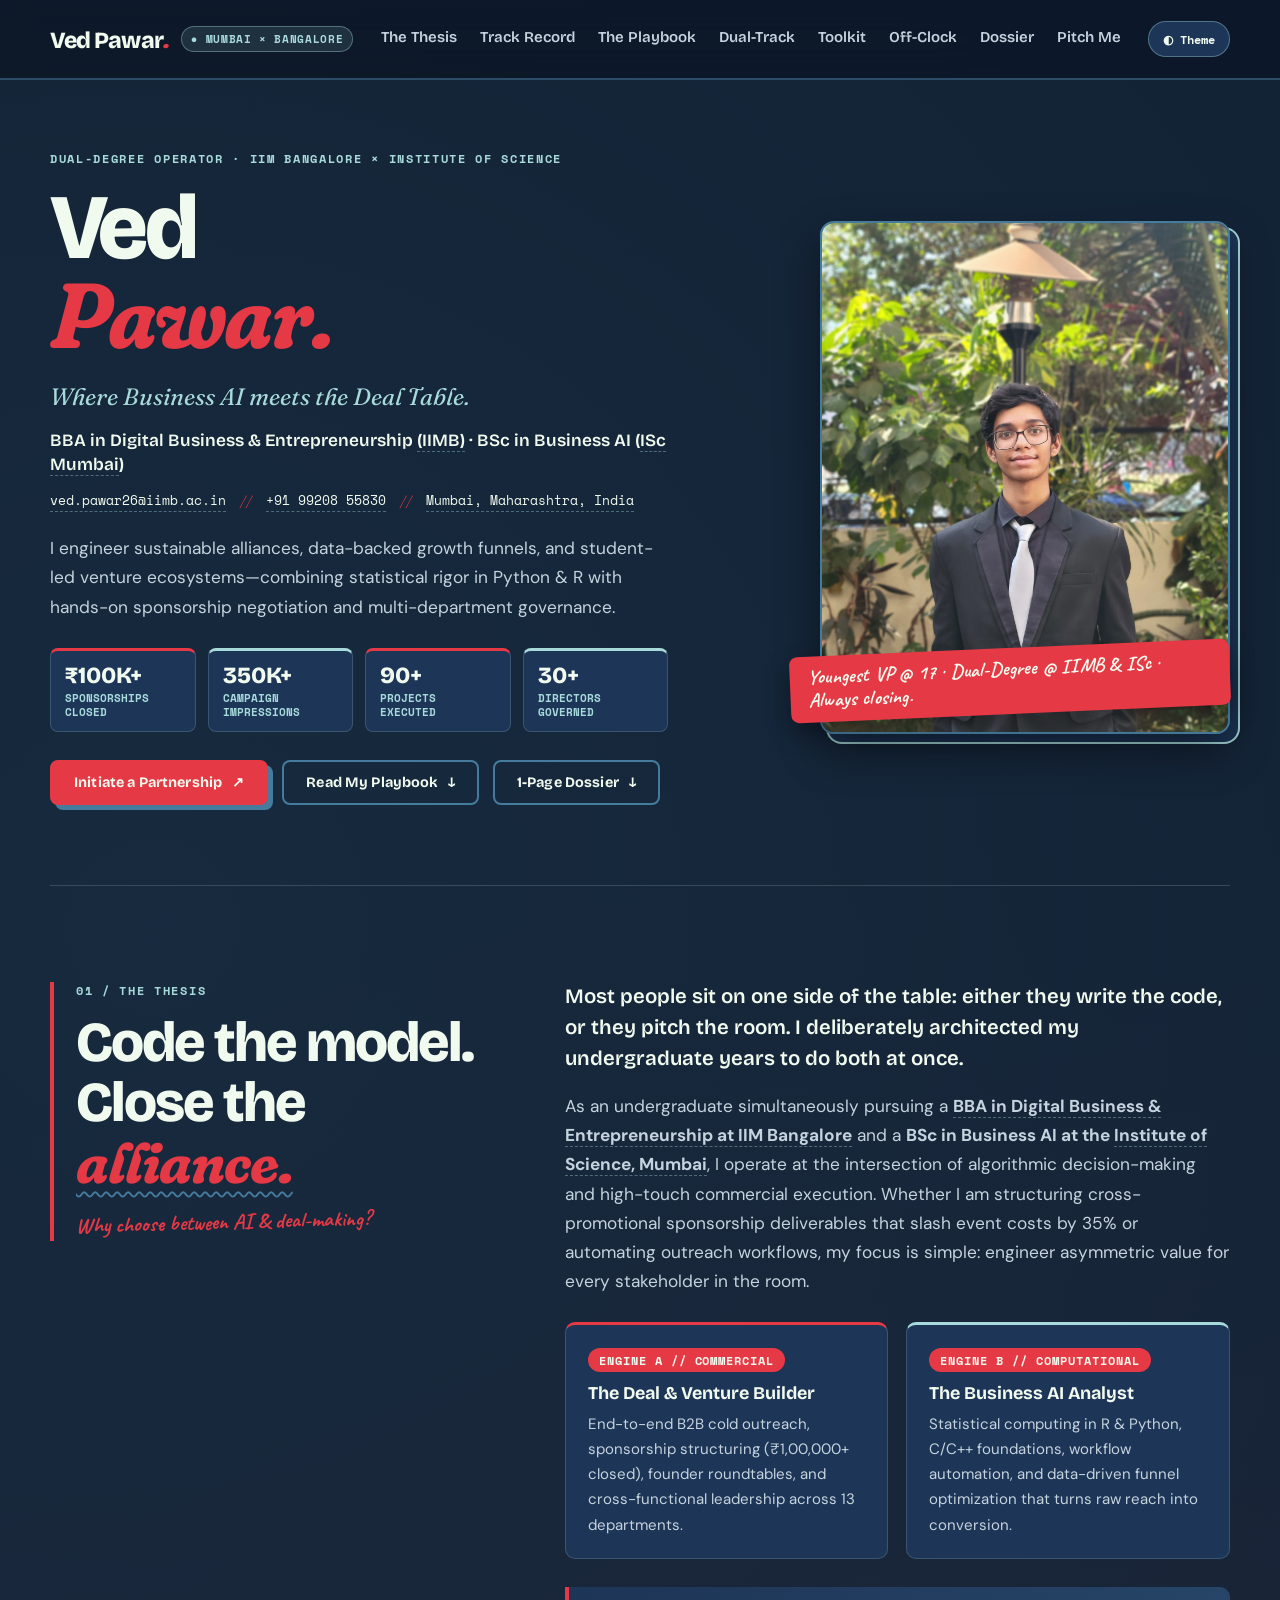
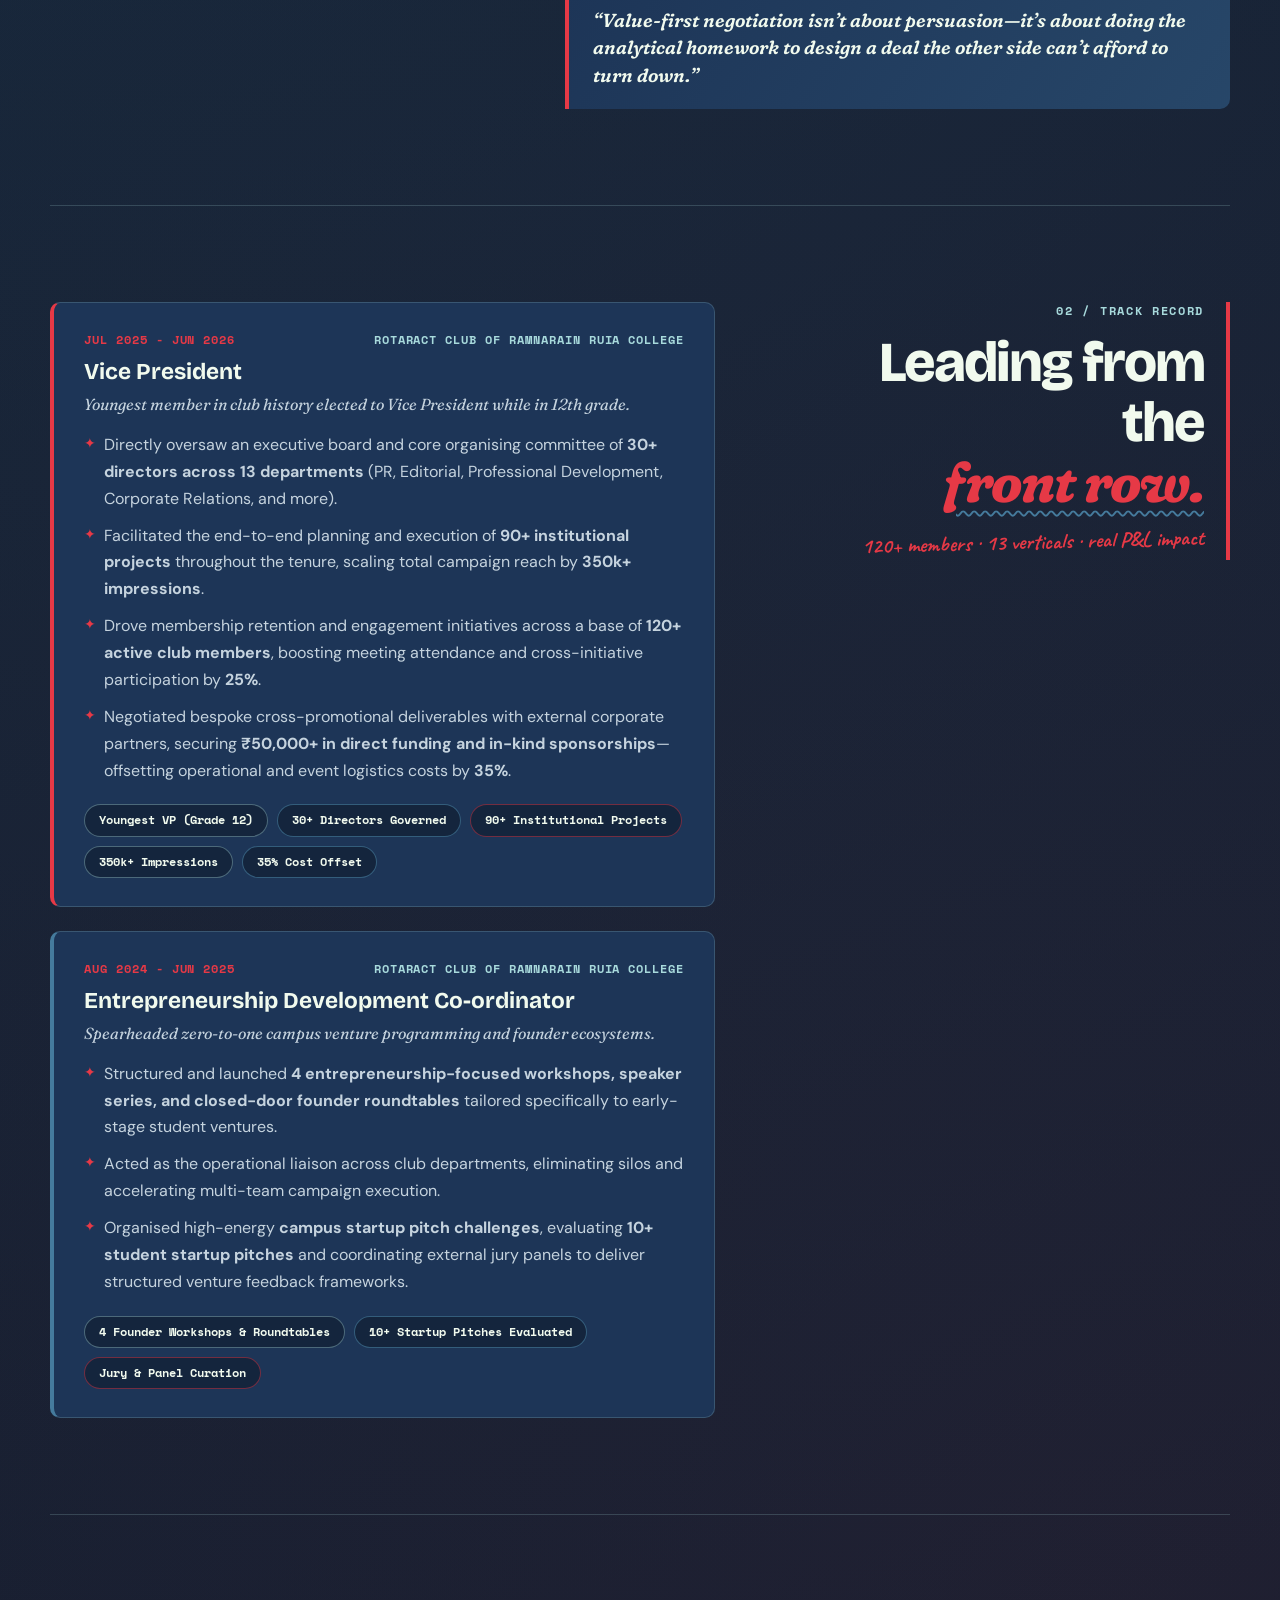
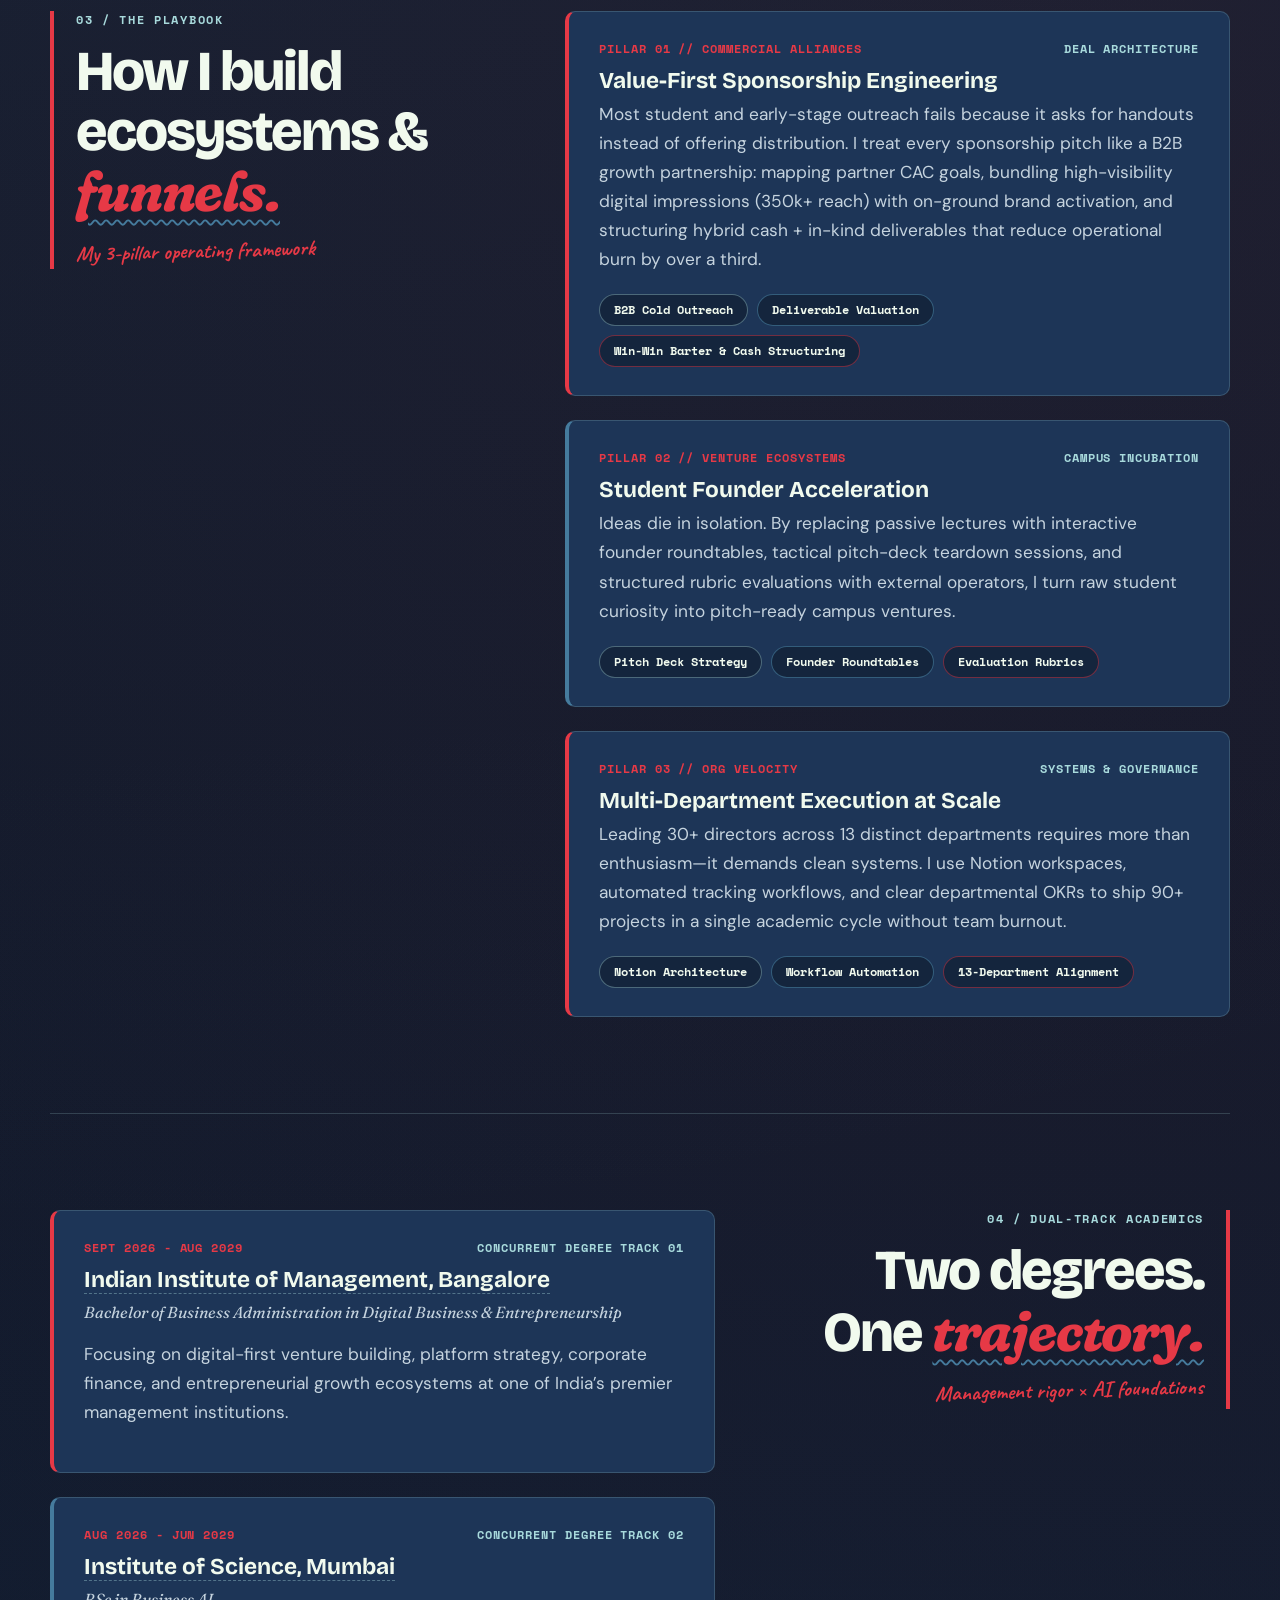
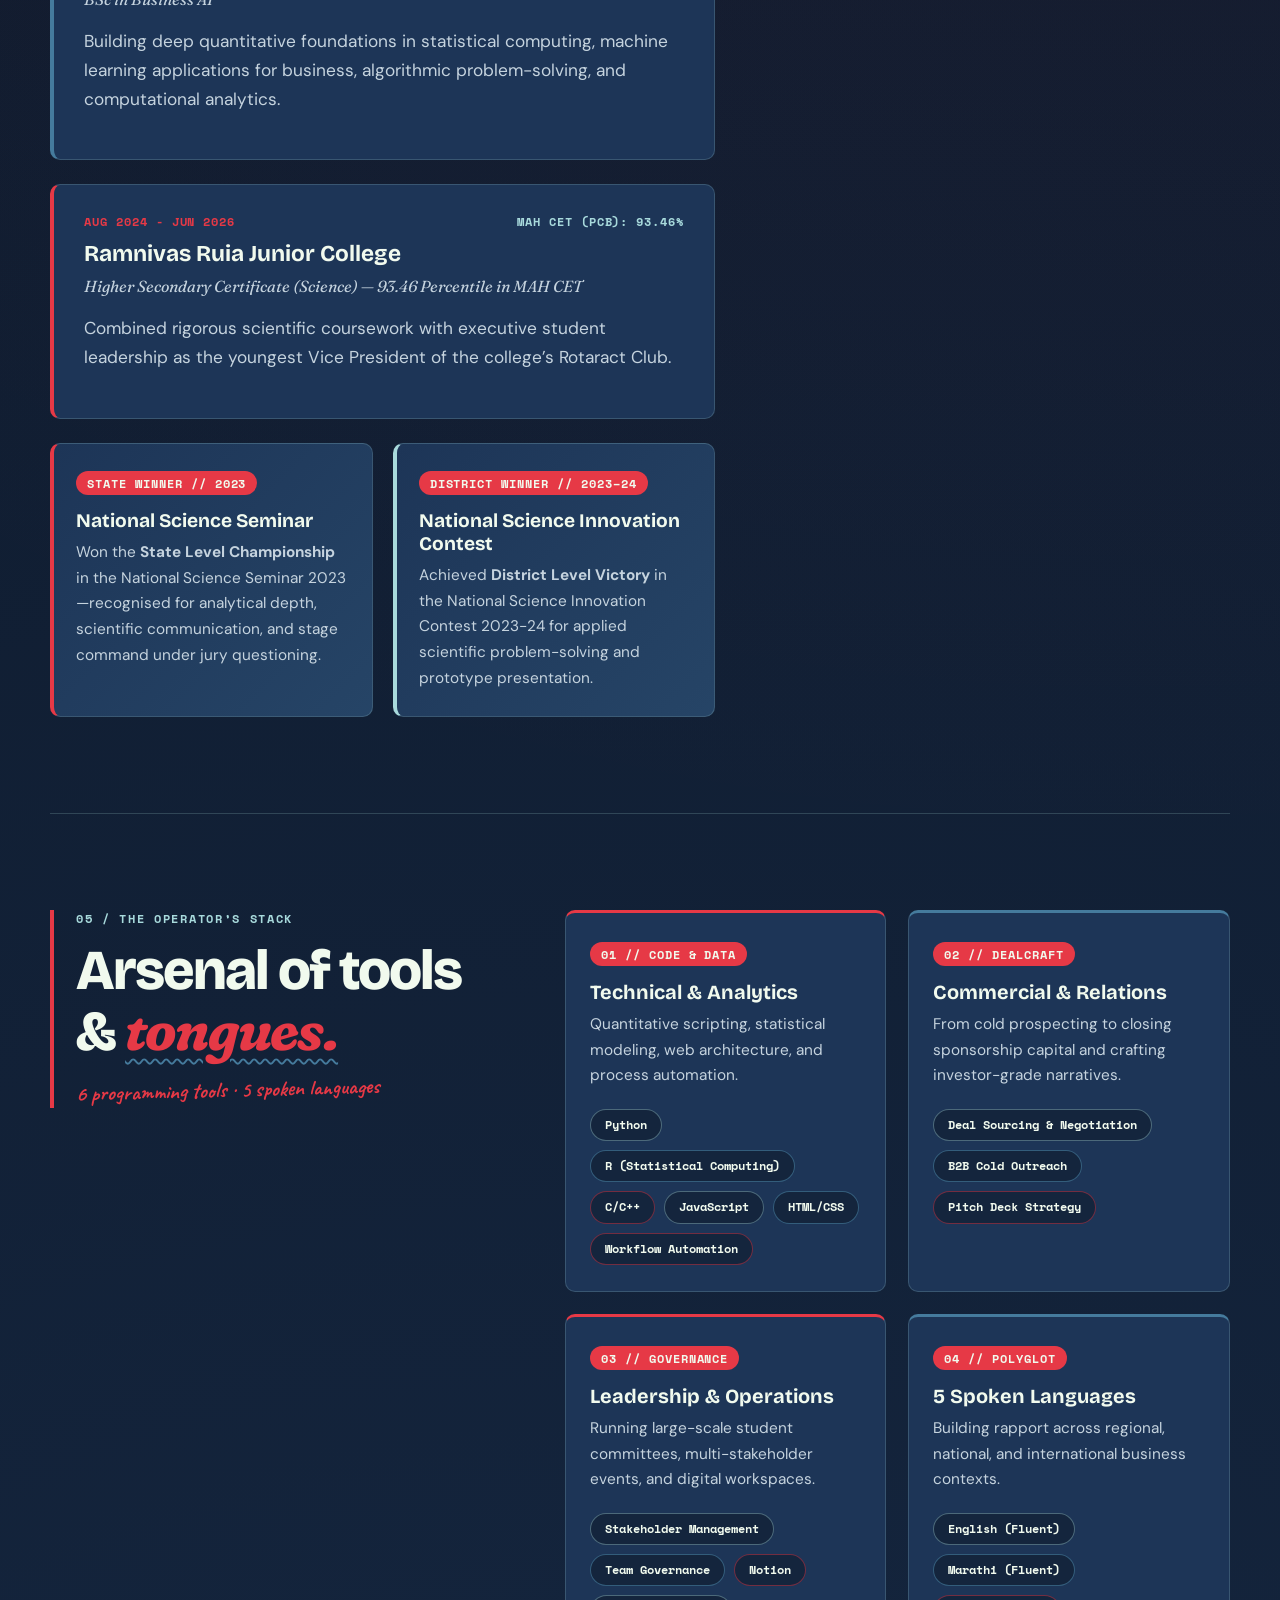
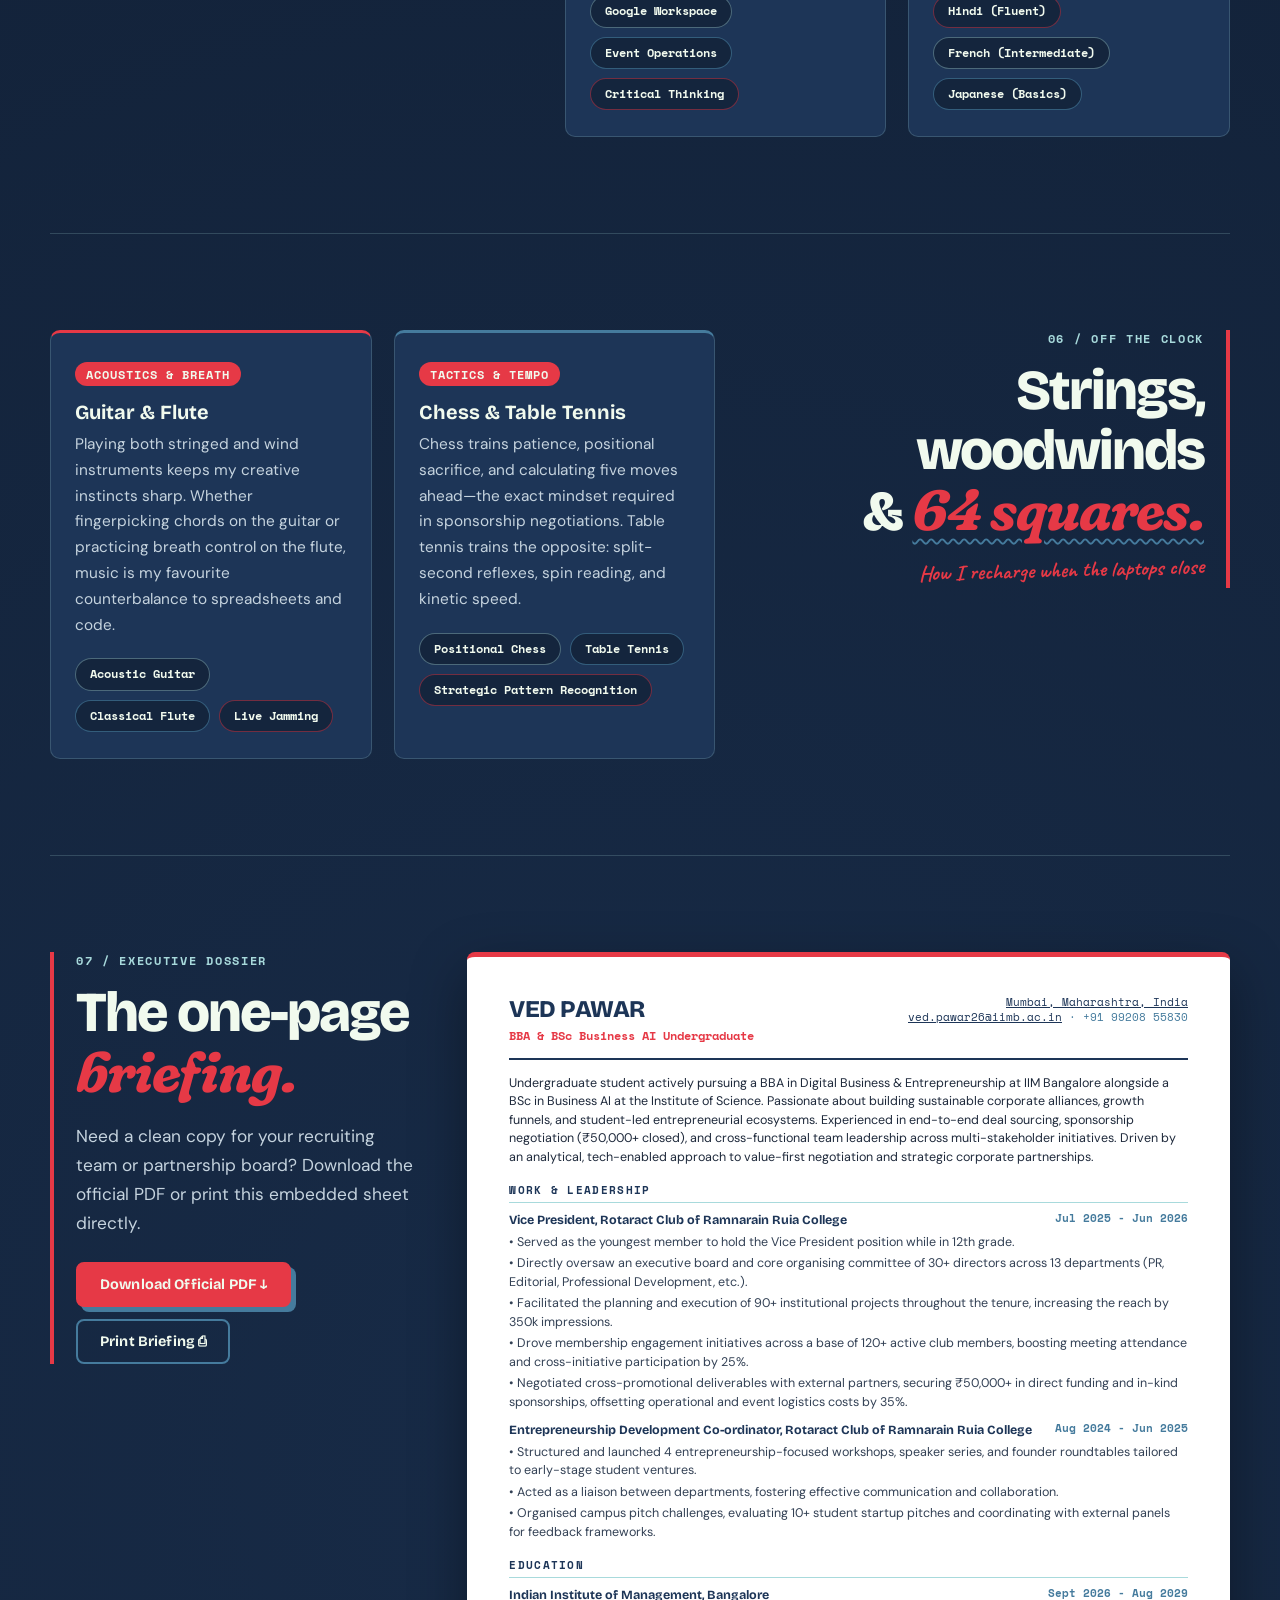
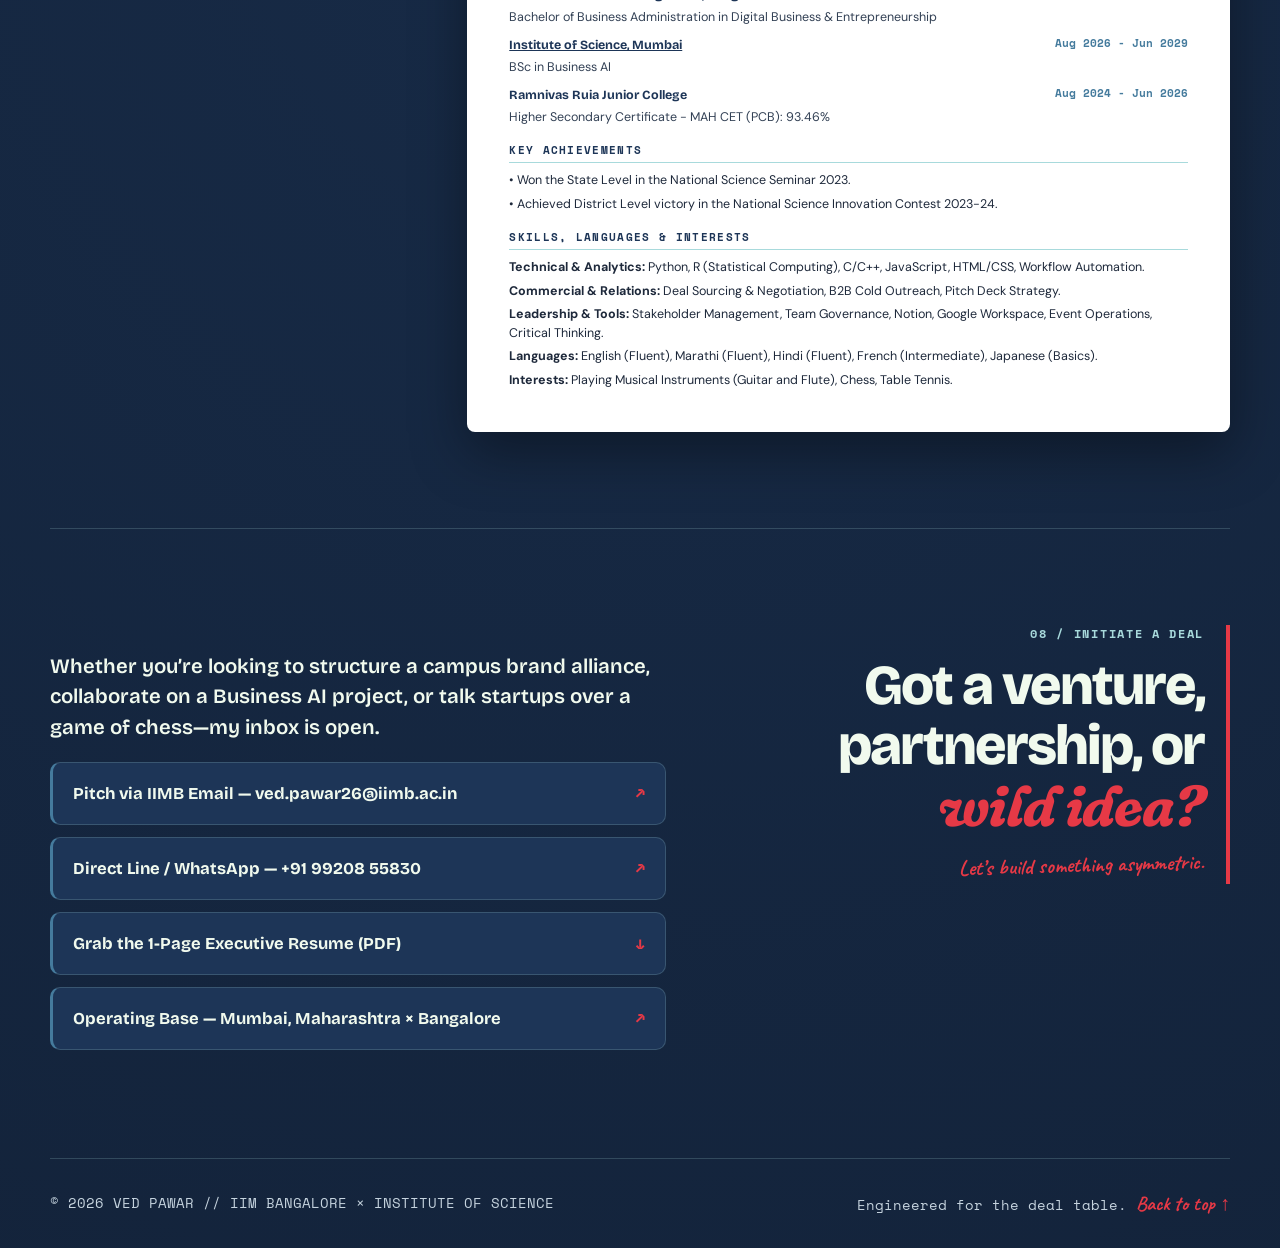
<file: index.html>
<!DOCTYPE html>
<html lang="en">

<head>
  <meta charset="UTF-8">
  <meta name="viewport" content="width=device-width, initial-scale=1.0">
  <meta name="theme-color" content="#1d3557">
  <meta name="description"
    content="Ved Pawar — Dual-Degree BBA (IIM Bangalore) & BSc Business AI (Institute of Science, Mumbai) Undergraduate. Corporate Alliances, Deal Sourcing & Venture Ecosystems.">
  <title>Ved Pawar — Dual-Degree Operator | Business AI × Corporate Strategy</title>
  <link rel="preconnect" href="https://fonts.googleapis.com">
  <link rel="preconnect" href="https://fonts.gstatic.com" crossorigin>
  <link
    href="https://fonts.googleapis.com/css2?family=Bricolage+Grotesque:opsz,wght@12..96,500..800&family=Caveat:wght@600;700&family=DM+Sans:ital,opsz,wght@0,9..40,400..700;1,9..40,400..700&family=Fraunces:ital,opsz,SOFT,WONK,wght@0,9..144,100,1,600..800;1,9..144,100,1,600..800&family=Space+Mono:ital,wght@0,400;0,700;1,400&display=swap"
    rel="stylesheet">
  <link rel="stylesheet" href="styles.css">
</head>

<body>

  <header class="topbar">
    <div class="nav-inner">
      <div class="brand-group">
        <a href="#home" class="wordmark" aria-label="Ved Pawar Home">Ved Pawar<span>.</span></a>
        <a href="https://maps.app.goo.gl/W9bGWT9RNBEyiPFq9" target="_blank" rel="noopener noreferrer"
          class="status-badge">● MUMBAI × BANGALORE</a>
      </div>
      <nav id="main-nav" aria-label="Primary Navigation">
        <a href="#about">The Thesis</a>
        <a href="#experience">Track Record</a>
        <a href="#playbook">The Playbook</a>
        <a href="#education">Dual-Track</a>
        <a href="#skills">Toolkit</a>
        <a href="#offclock">Off-Clock</a>
        <a href="#resume">Dossier</a>
        <a href="#contact">Pitch Me</a>
      </nav>
      <div class="nav-tools">
        <button id="theme-toggle" class="theme-btn" type="button" aria-label="Toggle colour theme">◐ Theme</button>
        <button id="menu-toggle" class="menu-btn" type="button" aria-expanded="false"
          aria-label="Open navigation">☰</button>
      </div>
    </div>
  </header>

  <div class="site-shell">
    <main>

      <section class="hero wrap" id="home">
        <div class="hero-copy">
          <p class="eyebrow">DUAL-DEGREE OPERATOR · IIM BANGALORE × INSTITUTE OF SCIENCE</p>
          <h1>Ved<br><em>Pawar.</em></h1>
          <p class="hero-subheadline">Where Business AI meets the Deal Table.</p>
          <p class="hero-role">BBA in Digital Business &amp; Entrepreneurship <a
              href="https://maps.app.goo.gl/ZnfHRCXaqEN3UDvL8" target="blank" rel="noopener noreferrer">(IIMB)</a> · BSc
            in Business AI
            (<a href="https://maps.app.goo.gl/9i1S6tyKpugV87AL8" target="_blank" rel="noopener noreferrer">ISc
              Mumbai</a>)
          </p>
          <p class="hero-location">
            <a href="mailto:ved.pawar26@iimb.ac.in">ved.pawar26@iimb.ac.in</a>
            <span class="accent">//</span>
            <a href="tel:+919920855830">+91 99208 55830</a>
            <span class="accent">//</span>
            <a href="https://maps.app.goo.gl/W9bGWT9RNBEyiPFq9" target="_blank" rel="noopener noreferrer">Mumbai,
              Maharashtra, India</a>
          </p>
          <p class="hero-intro">
            I engineer sustainable alliances, data-backed growth funnels, and student-led venture
            ecosystems—combining statistical rigor in Python &amp; R with hands-on sponsorship negotiation and
            multi-department governance.
          </p>

          <div class="impact-strip" aria-label="Key Career Metrics">
            <div class="impact-stat">
              <strong>₹100K+</strong>
              <span>Sponsorships Closed</span>
            </div>
            <div class="impact-stat">
              <strong>350K+</strong>
              <span>Campaign Impressions</span>
            </div>
            <div class="impact-stat">
              <strong>90+</strong>
              <span>Projects Executed</span>
            </div>
            <div class="impact-stat">
              <strong>30+</strong>
              <span>Directors Governed</span>
            </div>
          </div>

          <div class="actions">
            <a href="#contact" class="btn btn-primary">Initiate a Partnership <span>↗</span></a>
            <a href="#playbook" class="btn btn-outline">Read My Playbook <span>↓</span></a>
            <a href="#resume" class="btn btn-outline">1-Page Dossier <span>↓</span></a>
          </div>
        </div>

        <div class="hero-visual">
          <img src="Resume cover.jpg" alt="Ved Pawar Profile Photo">
          <div class="image-caption">Youngest VP @ 17 · Dual-Degree @ IIMB &amp; ISc · Always closing.</div>
        </div>
      </section>

      <section class="section wrap" id="about">
        <div class="section-title">
          <p class="eyebrow">01 / THE THESIS</p>
          <h2>Code the model.<br>Close the <em>alliance.</em></h2>
          <span class="hand-note">Why choose between AI &amp; deal-making?</span>
        </div>
        <div class="content">
          <p class="lead">
            Most people sit on one side of the table: either they write the code, or they pitch the room. I deliberately
            architected my undergraduate years to do both at once.
          </p>
          <p>
            As an undergraduate simultaneously pursuing a <strong><a href="https://dbe.iimb.ac.in/" target="_blank"
                rel="noopener noreferrer">BBA in Digital Business &amp; Entrepreneurship at IIM Bangalore</a></strong>
            and a <strong>BSc in Business AI at the <a href="https://iscm.ac.in/" target="_blank"
                rel="noopener noreferrer">Institute of Science, Mumbai</a></strong>, I operate at the intersection of
            algorithmic decision-making and high-touch commercial execution. Whether I am structuring cross-promotional
            sponsorship deliverables that slash event costs by 35% or automating outreach workflows, my focus is simple:
            engineer asymmetric value for every stakeholder in the room.
          </p>

          <div class="dual-engine">
            <article class="engine-card">
              <span class="number">ENGINE A // COMMERCIAL</span>
              <h3>The Deal &amp; Venture Builder</h3>
              <p>End-to-end B2B cold outreach, sponsorship structuring (₹1,00,000+ closed), founder roundtables, and
                cross-functional leadership across 13 departments.</p>
            </article>
            <article class="engine-card">
              <span class="number">ENGINE B // COMPUTATIONAL</span>
              <h3>The Business AI Analyst</h3>
              <p>Statistical computing in R &amp; Python, C/C++ foundations, workflow automation, and data-driven funnel
                optimization that turns raw reach into conversion.</p>
            </article>
          </div>

          <blockquote>
            “Value-first negotiation isn’t about persuasion—it’s about doing the analytical homework to design a deal
            the other side can’t afford to turn down.”
          </blockquote>
        </div>
      </section>

      <section class="section reverse wrap" id="experience">
        <div class="section-title">
          <p class="eyebrow">02 / TRACK RECORD</p>
          <h2>Leading from the<br><em>front row.</em></h2>
          <span class="hand-note">120+ members · 13 verticals · real P&amp;L impact</span>
        </div>
        <div class="content timeline-list">
          <article class="timeline-item">
            <div class="meta">
              <span>Jul 2025 - Jun 2026</span>
              <span>Rotaract Club of Ramnarain Ruia College</span>
            </div>
            <h3>Vice President</h3>
            <p class="role-subtitle">Youngest member in club history elected to Vice President while in 12th grade.</p>
            <ul class="bullet-list">
              <li>Directly oversaw an executive board and core organising committee of <strong>30+ directors across 13
                  departments</strong> (PR, Editorial, Professional Development, Corporate Relations, and more).</li>
              <li>Facilitated the end-to-end planning and execution of <strong>90+ institutional projects</strong>
                throughout the tenure, scaling total campaign reach by <strong>350k+ impressions</strong>.</li>
              <li>Drove membership retention and engagement initiatives across a base of <strong>120+ active club
                  members</strong>, boosting meeting attendance and cross-initiative participation by
                <strong>25%</strong>.
              </li>
              <li>Negotiated bespoke cross-promotional deliverables with external corporate partners, securing
                <strong>₹50,000+ in direct funding and in-kind sponsorships</strong>—offsetting operational and event
                logistics costs by <strong>35%</strong>.
              </li>
            </ul>
            <div class="tags">
              <span>Youngest VP (Grade 12)</span>
              <span>30+ Directors Governed</span>
              <span>90+ Institutional Projects</span>
              <span>350k+ Impressions</span>
              <span>35% Cost Offset</span>
            </div>
          </article>

          <article class="timeline-item">
            <div class="meta">
              <span>Aug 2024 - Jun 2025</span>
              <span>Rotaract Club of Ramnarain Ruia College</span>
            </div>
            <h3>Entrepreneurship Development Co-ordinator</h3>
            <p class="role-subtitle">Spearheaded zero-to-one campus venture programming and founder ecosystems.</p>
            <ul class="bullet-list">
              <li>Structured and launched <strong>4 entrepreneurship-focused workshops, speaker series, and closed-door
                  founder roundtables</strong> tailored specifically to early-stage student ventures.</li>
              <li>Acted as the operational liaison across club departments, eliminating silos and accelerating
                multi-team campaign execution.</li>
              <li>Organised high-energy <strong>campus startup pitch challenges</strong>, evaluating <strong>10+ student
                  startup pitches</strong> and coordinating external jury panels to deliver structured venture feedback
                frameworks.</li>
            </ul>
            <div class="tags">
              <span>4 Founder Workshops &amp; Roundtables</span>
              <span>10+ Startup Pitches Evaluated</span>
              <span>Jury &amp; Panel Curation</span>
            </div>
          </article>
        </div>
      </section>

      <section class="section wrap" id="playbook">
        <div class="section-title">
          <p class="eyebrow">03 / THE PLAYBOOK</p>
          <h2>How I build<br>ecosystems &amp; <em>funnels.</em></h2>
          <span class="hand-note">My 3-pillar operating framework</span>
        </div>
        <div class="content timeline-list">
          <article class="timeline-item">
            <div class="meta">
              <span>PILLAR 01 // COMMERCIAL ALLIANCES</span>
              <span>DEAL ARCHITECTURE</span>
            </div>
            <h3>Value-First Sponsorship Engineering</h3>
            <p>
              Most student and early-stage outreach fails because it asks for handouts instead of offering distribution.
              I treat every sponsorship pitch like a B2B growth partnership: mapping partner CAC goals, bundling
              high-visibility digital impressions (350k+ reach) with on-ground brand activation, and structuring hybrid
              cash + in-kind deliverables that reduce operational burn by over a third.
            </p>
            <div class="tags">
              <span>B2B Cold Outreach</span>
              <span>Deliverable Valuation</span>
              <span>Win-Win Barter &amp; Cash Structuring</span>
            </div>
          </article>

          <article class="timeline-item">
            <div class="meta">
              <span>PILLAR 02 // VENTURE ECOSYSTEMS</span>
              <span>CAMPUS INCUBATION</span>
            </div>
            <h3>Student Founder Acceleration</h3>
            <p>
              Ideas die in isolation. By replacing passive lectures with interactive founder roundtables, tactical
              pitch-deck teardown sessions, and structured rubric evaluations with external operators, I turn raw
              student curiosity into pitch-ready campus ventures.
            </p>
            <div class="tags">
              <span>Pitch Deck Strategy</span>
              <span>Founder Roundtables</span>
              <span>Evaluation Rubrics</span>
            </div>
          </article>

          <article class="timeline-item">
            <div class="meta">
              <span>PILLAR 03 // ORG VELOCITY</span>
              <span>SYSTEMS &amp; GOVERNANCE</span>
            </div>
            <h3>Multi-Department Execution at Scale</h3>
            <p>
              Leading 30+ directors across 13 distinct departments requires more than enthusiasm—it demands clean
              systems. I use Notion workspaces, automated tracking workflows, and clear departmental OKRs to ship 90+
              projects in a single academic cycle without team burnout.
            </p>
            <div class="tags">
              <span>Notion Architecture</span>
              <span>Workflow Automation</span>
              <span>13-Department Alignment</span>
            </div>
          </article>
        </div>
      </section>

      <section class="section reverse wrap" id="education">
        <div class="section-title">
          <p class="eyebrow">04 / DUAL-TRACK ACADEMICS</p>
          <h2>Two degrees.<br>One <em>trajectory.</em></h2>
          <span class="hand-note">Management rigor × AI foundations</span>
        </div>
        <div class="content">
          <div class="timeline-list">
            <article class="timeline-item">
              <div class="meta">
                <span>Sept 2026 - Aug 2029</span>
                <span>CONCURRENT DEGREE TRACK 01</span>
              </div>
              <h3><a href="https://dbe.iimb.ac.in/" target="blank" rel="noopener noreferrer">Indian Institute of
                  Management, Bangalore</a></h3>
              <p class="role-subtitle">Bachelor of Business Administration in Digital Business &amp; Entrepreneurship
              </p>
              <p>Focusing on digital-first venture building, platform strategy, corporate finance, and entrepreneurial
                growth ecosystems at one of India’s premier management institutions.</p>
            </article>

            <article class="timeline-item">
              <div class="meta">
                <span>Aug 2026 - Jun 2029</span>
                <span>CONCURRENT DEGREE TRACK 02</span>
              </div>
              <h3><a href="https://maps.app.goo.gl/W9bGWT9RNBEyiPFq9" target="_blank"
                  rel="noopener noreferrer">Institute of Science, Mumbai</a></h3>
              <p class="role-subtitle">BSc in Business AI</p>
              <p>Building deep quantitative foundations in statistical computing, machine learning applications for
                business, algorithmic problem-solving, and computational analytics.</p>
            </article>

            <article class="timeline-item">
              <div class="meta">
                <span>Aug 2024 - Jun 2026</span>
                <span>MAH CET (PCB): 93.46%</span>
              </div>
              <h3>Ramnivas Ruia Junior College</h3>
              <p class="role-subtitle">Higher Secondary Certificate (Science) — 93.46 Percentile in MAH CET</p>
              <p>Combined rigorous scientific coursework with executive student leadership as the youngest Vice
                President of the college’s Rotaract Club.</p>
            </article>
          </div>

          <div class="achievement-grid" aria-label="Science and Innovation Honours">
            <article class="achievement-card">
              <span class="number">STATE WINNER // 2023</span>
              <h3>National Science Seminar</h3>
              <p>Won the <strong>State Level Championship</strong> in the National Science Seminar 2023—recognised for
                analytical depth, scientific communication, and stage command under jury questioning.</p>
            </article>

            <article class="achievement-card">
              <span class="number">DISTRICT WINNER // 2023–24</span>
              <h3>National Science Innovation Contest</h3>
              <p>Achieved <strong>District Level Victory</strong> in the National Science Innovation Contest 2023-24 for
                applied scientific problem-solving and prototype presentation.</p>
            </article>
          </div>
        </div>
      </section>


      <section class="section wrap" id="skills">
        <div class="section-title">
          <p class="eyebrow">05 / THE OPERATOR’S STACK</p>
          <h2>Arsenal of tools<br>&amp; <em>tongues.</em></h2>
          <span class="hand-note">6 programming tools · 5 spoken languages</span>
        </div>
        <div class="content grid-2">
          <article class="skill-card">
            <span class="number">01 // CODE &amp; DATA</span>
            <h3>Technical &amp; Analytics</h3>
            <p>Quantitative scripting, statistical modeling, web architecture, and process automation.</p>
            <div class="tags">
              <span>Python</span>
              <span>R (Statistical Computing)</span>
              <span>C/C++</span>
              <span>JavaScript</span>
              <span>HTML/CSS</span>
              <span>Workflow Automation</span>
            </div>
          </article>

          <article class="skill-card">
            <span class="number">02 // DEALCRAFT</span>
            <h3>Commercial &amp; Relations</h3>
            <p>From cold prospecting to closing sponsorship capital and crafting investor-grade narratives.</p>
            <div class="tags">
              <span>Deal Sourcing &amp; Negotiation</span>
              <span>B2B Cold Outreach</span>
              <span>Pitch Deck Strategy</span>
            </div>
          </article>

          <article class="skill-card">
            <span class="number">03 // GOVERNANCE</span>
            <h3>Leadership &amp; Operations</h3>
            <p>Running large-scale student committees, multi-stakeholder events, and digital workspaces.</p>
            <div class="tags">
              <span>Stakeholder Management</span>
              <span>Team Governance</span>
              <span>Notion</span>
              <span>Google Workspace</span>
              <span>Event Operations</span>
              <span>Critical Thinking</span>
            </div>
          </article>

          <article class="skill-card">
            <span class="number">04 // POLYGLOT</span>
            <h3>5 Spoken Languages</h3>
            <p>Building rapport across regional, national, and international business contexts.</p>
            <div class="tags">
              <span>English (Fluent)</span>
              <span>Marathi (Fluent)</span>
              <span>Hindi (Fluent)</span>
              <span>French (Intermediate)</span>
              <span>Japanese (Basics)</span>
            </div>
          </article>
        </div>
      </section>

      <section class="section reverse wrap" id="offclock">
        <div class="section-title">
          <p class="eyebrow">06 / OFF THE CLOCK</p>
          <h2>Strings, woodwinds<br>&amp; <em>64 squares.</em></h2>
          <span class="hand-note">How I recharge when the laptops close</span>
        </div>
        <div class="content grid-2">
          <article class="skill-card">
            <span class="number">ACOUSTICS &amp; BREATH</span>
            <h3>Guitar &amp; Flute</h3>
            <p>
              Playing both stringed and wind instruments keeps my creative instincts sharp. Whether fingerpicking chords
              on the guitar or practicing breath control on the flute, music is my favourite counterbalance to
              spreadsheets and code.
            </p>
            <div class="tags">
              <span>Acoustic Guitar</span>
              <span>Classical Flute</span>
              <span>Live Jamming</span>
            </div>
          </article>

          <article class="skill-card">
            <span class="number">TACTICS &amp; TEMPO</span>
            <h3>Chess &amp; Table Tennis</h3>
            <p>
              Chess trains patience, positional sacrifice, and calculating five moves ahead—the exact mindset required
              in sponsorship negotiations. Table tennis trains the opposite: split-second reflexes, spin reading, and
              kinetic speed.
            </p>
            <div class="tags">
              <span>Positional Chess</span>
              <span>Table Tennis</span>
              <span>Strategic Pattern Recognition</span>
            </div>
          </article>
        </div>
      </section>

      <section class="resume wrap" id="resume">
        <div class="resume-intro">
          <p class="eyebrow">07 / EXECUTIVE DOSSIER</p>
          <h2>The one-page<br><em>briefing.</em></h2>
          <p>Need a clean copy for your recruiting team or partnership board? Download the official PDF or print this
            embedded sheet directly.</p>
          <div class="resume-actions">
            <a href="Resume Ved Pawar.pdf" download class="btn btn-primary">Download Official PDF ↓</a>
            <button type="button" class="btn btn-outline" onclick="window.print()">Print Briefing ⎙</button>
          </div>
        </div>

        <article class="paper" aria-label="One-Page Resume Preview">
          <header class="paper-head">
            <div>
              <h2>VED PAWAR</h2>
              <p>BBA &amp; BSc Business AI Undergraduate</p>
            </div>
            <div class="paper-contact">
              <a href="https://maps.app.goo.gl/W9bGWT9RNBEyiPFq9" target="_blank" rel="noopener noreferrer">Mumbai,
                Maharashtra, India</a><br>
              <a href="mailto:ved.pawar26@iimb.ac.in">ved.pawar26@iimb.ac.in</a> · +91 99208 55830
            </div>
          </header>

          <p class="paper-summary">
            Undergraduate student actively pursuing a BBA in Digital Business &amp; Entrepreneurship at IIM Bangalore
            alongside a BSc in Business AI at the Institute of Science. Passionate about building sustainable corporate
            alliances, growth funnels, and student-led entrepreneurial ecosystems. Experienced in end-to-end deal
            sourcing, sponsorship negotiation (₹50,000+ closed), and cross-functional team leadership across
            multi-stakeholder initiatives. Driven by an analytical, tech-enabled approach to value-first negotiation and
            strategic corporate partnerships.
          </p>

          <h3>WORK &amp; LEADERSHIP</h3>
          <div class="paper-entry">
            <div class="paper-entry-header">
              <b>Vice President, Rotaract Club of Ramnarain Ruia College</b>
              <span>Jul 2025 - Jun 2026</span>
            </div>
            <p>• Served as the youngest member to hold the Vice President position while in 12th grade.</p>
            <p>• Directly oversaw an executive board and core organising committee of 30+ directors across 13
              departments (PR, Editorial, Professional Development, etc.).</p>
            <p>• Facilitated the planning and execution of 90+ institutional projects throughout the tenure, increasing
              the reach by 350k impressions.</p>
            <p>• Drove membership engagement initiatives across a base of 120+ active club members, boosting meeting
              attendance and cross-initiative participation by 25%.</p>
            <p>• Negotiated cross-promotional deliverables with external partners, securing ₹50,000+ in direct funding
              and in-kind sponsorships, offsetting operational and event logistics costs by 35%.</p>
          </div>

          <div class="paper-entry">
            <div class="paper-entry-header">
              <b>Entrepreneurship Development Co-ordinator, Rotaract Club of Ramnarain Ruia College</b>
              <span>Aug 2024 - Jun 2025</span>
            </div>
            <p>• Structured and launched 4 entrepreneurship-focused workshops, speaker series, and founder roundtables
              tailored to early-stage student ventures.</p>
            <p>• Acted as a liaison between departments, fostering effective communication and collaboration.</p>
            <p>• Organised campus pitch challenges, evaluating 10+ student startup pitches and coordinating with
              external panels for feedback frameworks.</p>
          </div>

          <h3>EDUCATION</h3>
          <div class="paper-entry">
            <div class="paper-entry-header">
              <b>Indian Institute of Management, Bangalore</b>
              <span>Sept 2026 - Aug 2029</span>
            </div>
            <p>Bachelor of Business Administration in Digital Business &amp; Entrepreneurship</p>
          </div>
          <div class="paper-entry">
            <div class="paper-entry-header">
              <b><a href="https://maps.app.goo.gl/W9bGWT9RNBEyiPFq9" target="_blank" rel="noopener noreferrer">Institute
                  of Science, Mumbai</a></b>
              <span>Aug 2026 - Jun 2029</span>
            </div>
            <p>BSc in Business AI</p>
          </div>
          <div class="paper-entry">
            <div class="paper-entry-header">
              <b>Ramnivas Ruia Junior College</b>
              <span>Aug 2024 - Jun 2026</span>
            </div>
            <p>Higher Secondary Certificate - MAH CET (PCB): 93.46%</p>
          </div>

          <h3>KEY ACHIEVEMENTS</h3>
          <p class="paper-compact">• Won the State Level in the National Science Seminar 2023.</p>
          <p class="paper-compact">• Achieved District Level victory in the National Science Innovation Contest 2023-24.
          </p>

          <h3>SKILLS, LANGUAGES &amp; INTERESTS</h3>
          <p class="paper-compact"><b>Technical &amp; Analytics:</b> Python, R (Statistical Computing), C/C++,
            JavaScript, HTML/CSS, Workflow Automation.</p>
          <p class="paper-compact"><b>Commercial &amp; Relations:</b> Deal Sourcing &amp; Negotiation, B2B Cold
            Outreach, Pitch Deck Strategy.</p>
          <p class="paper-compact"><b>Leadership &amp; Tools:</b> Stakeholder Management, Team Governance, Notion,
            Google Workspace, Event Operations, Critical Thinking.</p>
          <p class="paper-compact"><b>Languages:</b> English (Fluent), Marathi (Fluent), Hindi (Fluent), French
            (Intermediate), Japanese (Basics).</p>
          <p class="paper-compact"><b>Interests:</b> Playing Musical Instruments (Guitar and Flute), Chess, Table
            Tennis.</p>
        </article>
      </section>


      <section class="contact reverse wrap" id="contact">
        <div>
          <p class="eyebrow">08 / INITIATE A DEAL</p>
          <h2>Got a venture,<br>partnership, or<br><em>wild idea?</em></h2>
          <span class="hand-note">Let’s build something asymmetric.</span>
        </div>
        <div class="contact-links">
          <p class="lead">
            Whether you’re looking to structure a campus brand alliance, collaborate on a Business AI project, or talk
            startups over a game of chess—my inbox is open.
          </p>
          <a class="contact-link"
            href="mailto:ved.pawar26@iimb.ac.in?subject=Partnership%20%2F%20Venture%20Inquiry%20%E2%80%94%20Ved%20Pawar">
            Pitch via IIMB Email — ved.pawar26@iimb.ac.in <span>↗</span>
          </a>
          <a class="contact-link" href="tel:+919920855830">
            Direct Line / WhatsApp — +91 99208 55830 <span>↗</span>
          </a>
          <a class="contact-link" href="Resume Ved Pawar.pdf" download>
            Grab the 1-Page Executive Resume (PDF) <span>↓</span>
          </a>
          <a class="contact-link" href="https://maps.app.goo.gl/W9bGWT9RNBEyiPFq9" target="_blank"
            rel="noopener noreferrer">
            Operating Base — Mumbai, Maharashtra × Bangalore <span>↗</span>
          </a>
        </div>
      </section>

    </main>


    <footer class="wrap">
      <span>&copy; <span id="year">2026</span> VED PAWAR // IIM BANGALORE × INSTITUTE OF SCIENCE</span>
      <span>Engineered for the deal table. <a href="#home">Back to top ↑</a></span>
    </footer>
  </div>


  <script>
    const themeButton = document.getElementById("theme-toggle");
    const storedTheme = localStorage.getItem("ved-theme");
    if (storedTheme === "light") document.body.classList.add("light");

    themeButton.addEventListener("click", () => {
      const isLight = document.body.classList.toggle("light");
      localStorage.setItem("ved-theme", isLight ? "light" : "dark");
    });

    const menuButton = document.getElementById("menu-toggle");
    const nav = document.getElementById("main-nav");
    menuButton.addEventListener("click", () => {
      const open = nav.classList.toggle("open");
      menuButton.setAttribute("aria-expanded", String(open));
      menuButton.setAttribute("aria-label", open ? "Close navigation" : "Open navigation");
    });

    nav.querySelectorAll("a").forEach(link => {
      link.addEventListener("click", () => {
        nav.classList.remove("open");
        menuButton.setAttribute("aria-expanded", "false");
      });
    });

    const observer = new IntersectionObserver(entries => {
      entries.forEach(entry => {
        if (entry.isIntersecting) {
          entry.target.classList.add("visible");
          observer.unobserve(entry.target);
        }
      });
    }, { threshold: 0.08 });

    document.querySelectorAll(".hero, .section, .resume, .contact").forEach(el => {
      el.classList.add("reveal");
      observer.observe(el);
    });
  </script>
</body>

</html>
</file>
<file: styles.css>
@import url('https://fonts.googleapis.com/css2?family=Bricolage+Grotesque:opsz,wght@12..96,500..800&family=Caveat:wght@600;700&family=DM+Sans:ital,opsz,wght@0,9..40,400..700;1,9..40,400..700&family=Fraunces:ital,opsz,SOFT,WONK,wght@0,9..144,100,1,600..800;1,9..144,100,1,600..800&family=Space+Mono:ital,wght@0,400;0,700;1,400&display=swap');

:root {
  color-scheme: dark;

  --red: #e63946;
  --honeydew: #f1faee;
  --powder: #a8dadc;
  --steel: #457b9d;
  --prussian: #1d3557;
  --obsidian: #0d1829;
  --charcoal: #15263f;
  --slate-grey: #c5d3de;
  --pure-white: #ffffff;
  --bg: var(--obsidian);
  --surface: var(--prussian);
  --surface-2: #244169;
  --text: var(--honeydew);
  --muted: var(--slate-grey);
  --accent: var(--red);
  --accent-aqua: var(--powder);
  --accent-steel: var(--steel);
  --line: rgba(168, 218, 220, 0.2);
  --accent-dim: rgba(230, 57, 70, 0.14);
  --accent-border: rgba(230, 57, 70, 0.45);
  --aqua-dim: rgba(168, 218, 220, 0.12);
  --aqua-border: rgba(168, 218, 220, 0.38);
  --heading: 'Bricolage Grotesque', -apple-system, BlinkMacSystemFont, sans-serif;
  --accent-serif: 'Fraunces', Georgia, serif;
  --handwritten: 'Caveat', cursive;
  --mono: 'Space Mono', monospace;
  --body: 'DM Sans', -apple-system, BlinkMacSystemFont, sans-serif;
  --page: 1180px;
  --radius: 10px;
  --transition: 0.28s cubic-bezier(0.34, 1.56, 0.64, 1);
}

body.light {
  color-scheme: light;
  --bg: var(--honeydew);
  --surface: var(--pure-white);
  --surface-2: #e4f2f1;
  --text: var(--prussian);
  --muted: #3b5a75;
  --accent: var(--red);
  --accent-aqua: var(--steel);
  --accent-steel: var(--prussian);
  --line: rgba(29, 53, 87, 0.16);
  --accent-dim: rgba(230, 57, 70, 0.1);
  --accent-border: rgba(230, 57, 70, 0.38);
  --aqua-dim: rgba(69, 123, 157, 0.12);
  --aqua-border: rgba(69, 123, 157, 0.35);
}

*,
*::before,
*::after {
  box-sizing: border-box;
}

html {
  scroll-behavior: smooth;
  scroll-padding-top: 90px;
  font-size: 16px;
}

body {
  margin: 0;
  background-color: var(--bg);
  background-image:
    radial-gradient(circle at 12% 10%, rgba(69, 123, 157, 0.18) 0%, transparent 42%),
    radial-gradient(circle at 88% 35%, rgba(230, 57, 70, 0.08) 0%, transparent 40%),
    radial-gradient(circle at 50% 85%, rgba(29, 53, 87, 0.65) 0%, transparent 50%);
  color: var(--text);
  font-family: var(--body);
  font-size: 1.08rem;
  font-weight: 400;
  line-height: 1.68;
  -webkit-font-smoothing: antialiased;
}

body.light {
  background-image:
    radial-gradient(circle at 12% 10%, rgba(168, 218, 220, 0.45) 0%, transparent 42%),
    radial-gradient(circle at 88% 35%, rgba(230, 57, 70, 0.06) 0%, transparent 40%);
}

::selection {
  background: var(--red);
  color: var(--honeydew);
}

a {
  color: inherit;
  text-decoration: none;
  transition: color var(--transition), border-color var(--transition), background-color var(--transition), transform var(--transition);
}

button {
  font: inherit;
}

img {
  max-width: 100%;
  display: block;
}

ul {
  margin: 0;
  padding: 0;
  list-style: none;
}

.site-shell {
  overflow-x: hidden;
}

.wrap {
  width: min(var(--page), calc(100% - 72px));
  margin-inline: auto;
}


.topbar {
  position: sticky;
  top: 0;
  z-index: 50;
  background: rgba(13, 24, 41, 0.9);
  backdrop-filter: blur(16px);
  -webkit-backdrop-filter: blur(16px);
  border-bottom: 2px solid color-mix(in srgb, var(--steel) 55%, transparent);
}

body.light .topbar {
  background: rgba(241, 250, 238, 0.92);
  border-bottom: 2px solid rgba(69, 123, 157, 0.3);
}

.nav-inner {
  width: min(var(--page), calc(100% - 72px));
  min-height: 78px;
  margin: auto;
  display: flex;
  align-items: center;
  justify-content: space-between;
  gap: 20px;
}

.brand-group {
  display: flex;
  align-items: center;
  gap: 12px;
}

.wordmark {
  font: 800 1.45rem var(--heading);
  letter-spacing: -0.04em;
  color: var(--text);
}

.wordmark span,
.accent {
  font-family: var(--accent-serif);
  font-style: italic;
  color: var(--red);
}

.status-badge {
  font-family: var(--mono);
  font-size: 0.68rem;
  font-weight: 700;
  color: var(--accent-aqua);
  background: var(--aqua-dim);
  border: 1px solid var(--aqua-border);
  padding: 3px 9px;
  border-radius: 99px;
  letter-spacing: 0.06em;
}

.status-badge:hover {
  border-color: var(--red);
  color: var(--red);
  transform: translateY(-2px);
}

.hero-role a,
.content p a,
.timeline-item h3 a {
  border-bottom: 1px dashed var(--aqua-border);
}

.hero-role a:hover,
.content p a:hover,
.timeline-item h3 a:hover {
  color: var(--red);
  border-bottom-color: var(--red);
}

nav {
  display: flex;
  align-items: center;
  gap: clamp(12px, 1.8vw, 24px);
}

nav a {
  font-family: var(--heading);
  font-size: 0.94rem;
  font-weight: 600;
  color: var(--muted);
  padding: 4px 0;
  border-bottom: 2px solid transparent;
}

nav a:hover,
nav a.active {
  color: var(--accent-aqua);
  border-bottom-color: var(--red);
  transform: translateY(-1px);
}

.nav-tools {
  display: flex;
  align-items: center;
  gap: 10px;
}

.theme-btn,
.menu-btn {
  border: 1px solid var(--aqua-border);
  border-radius: 99px;
  background: var(--surface);
  color: var(--text);
  padding: 7px 14px;
  cursor: pointer;
  font-family: var(--mono);
  font-size: 0.76rem;
  font-weight: 700;
  transition: border-color var(--transition), color var(--transition), transform var(--transition), background-color var(--transition);
}

.theme-btn:hover,
.menu-btn:hover {
  border-color: var(--red);
  color: var(--red);
  transform: translateY(-2px) rotate(-1deg);
}

.menu-btn {
  display: none;
}


.eyebrow {
  color: var(--accent-aqua);
  font: 700 0.75rem var(--mono);
  letter-spacing: 0.14em;
  text-transform: uppercase;
  margin: 0;
}

.hand-note {
  display: inline-block;
  font-family: var(--handwritten);
  font-size: 1.35rem;
  font-weight: 700;
  color: var(--red);
  margin-top: 10px;
  transform: rotate(-1.5deg);
}


.hero {
  min-height: 700px;
  padding-block: 70px 80px;
  display: grid;
  grid-template-columns: 1.12fr 0.88fr;
  align-items: center;
  gap: clamp(36px, 6vw, 76px);
  position: relative;
}

.hero h1 {
  font: 800 clamp(3.4rem, 7.2vw, 6.2rem) / 0.94 var(--heading);
  letter-spacing: -0.04em;
  margin: 18px 0 16px;
  color: var(--text);
}


.hero h1 em,
.section-title h2 em,
.contact h2 em,
.resume-intro h2 em {
  font-family: var(--accent-serif);
  font-style: italic;
  font-weight: 700;
  font-variation-settings: "SOFT" 100, "WONK" 1;
  color: var(--red);
  letter-spacing: -0.02em;
}

.section-title h2 em {
  text-decoration: underline;
  text-decoration-style: wavy;
  text-decoration-color: var(--steel);
  text-decoration-thickness: 2px;
  text-underline-offset: 8px;
}

.hero-subheadline {
  font-family: var(--accent-serif);
  font-style: italic;
  font-size: clamp(1.18rem, 2vw, 1.48rem);
  color: var(--accent-aqua);
  margin: 0 0 12px;
}

.hero-role {
  font-family: var(--heading);
  font-size: 1.08rem;
  font-weight: 600;
  line-height: 1.4;
  margin: 0;
  color: var(--text);
}

.hero-location {
  font-family: var(--mono);
  font-size: 0.82rem;
  color: var(--muted);
  margin: 12px 0 0;
  display: flex;
  flex-wrap: wrap;
  gap: 8px 14px;
  align-items: center;
}

.hero-location a {
  color: var(--text);
  border-bottom: 1px dashed var(--aqua-border);
}

.hero-location a:hover {
  color: var(--red);
  border-bottom-color: var(--red);
}

.hero-intro {
  max-width: 610px;
  color: var(--muted);
  font-size: 1.08rem;
  margin: 22px 0 26px;
}


.impact-strip {
  display: grid;
  grid-template-columns: repeat(4, 1fr);
  gap: 12px;
  margin: 0 0 28px;
}

.impact-stat {
  background: var(--surface);
  border: 1px solid var(--line);
  border-top: 3px solid var(--red);
  border-radius: 8px;
  padding: 12px 14px;
  transition: transform var(--transition), border-color var(--transition);
}

.impact-stat:nth-child(even) {
  border-top-color: var(--powder);
}

.impact-stat:hover {
  transform: translateY(-3px) rotate(-1deg);
  border-color: var(--red);
}

.impact-stat strong {
  display: block;
  font: 800 1.45rem / 1.1 var(--heading);
  color: var(--text);
}

.impact-stat span {
  display: block;
  font: 700 0.68rem / 1.25 var(--mono);
  color: var(--accent-aqua);
  margin-top: 4px;
  text-transform: uppercase;
}

.actions {
  display: flex;
  flex-wrap: wrap;
  align-items: center;
  gap: 14px;
}

.btn {
  display: inline-flex;
  align-items: center;
  gap: 10px;
  padding: 12px 22px;
  border-radius: 8px;
  border: 2px solid var(--red);
  font: 700 0.9rem var(--heading);
  letter-spacing: 0.01em;
  cursor: pointer;
  transition: transform var(--transition), box-shadow var(--transition), background-color var(--transition), color var(--transition), border-color var(--transition);
}

.btn:hover {
  transform: translateY(-3px) rotate(-1deg);
}

.btn-primary {
  background: var(--red);
  color: var(--honeydew);
  box-shadow: 5px 5px 0 var(--steel);
}

.btn-primary:hover {
  background: #d62839;
  box-shadow: 7px 7px 0 var(--powder);
}

.btn-outline {
  background: transparent;
  color: var(--text);
  border-color: var(--steel);
}

.btn-outline:hover {
  background: var(--steel);
  border-color: var(--powder);
  color: var(--honeydew);
}


.hero-visual {
  position: relative;
  max-width: 410px;
  width: 100%;
  justify-self: end;
}

.hero-visual img {
  width: 100%;
  aspect-ratio: 4 / 5;
  object-fit: cover;
  object-position: center 65%;
  border-radius: 14px;
  border: 2px solid var(--steel);
  box-shadow: 0 18px 42px rgba(0, 0, 0, 0.45), 8px 8px 0 var(--prussian), 8px 8px 0 2px var(--powder);
  transition: transform var(--transition), box-shadow var(--transition), border-color var(--transition);
}

.hero-visual img:hover {
  transform: translateY(-3px) rotate(1deg);
  border-color: var(--powder);
  box-shadow: 0 22px 48px rgba(0, 0, 0, 0.52), 10px 10px 0 var(--red);
}

.image-caption {
  position: absolute;
  bottom: 20px;
  left: -30px;
  background: var(--red);
  color: var(--honeydew);
  padding: 10px 18px;
  border-radius: 8px;
  font: 700 1.24rem / 1.15 var(--handwritten);
  letter-spacing: 0.01em;
  transform: rotate(-2.5deg);
  box-shadow: 0 10px 24px rgba(0, 0, 0, 0.35);
  transition: transform var(--transition);
}

.hero-visual:hover .image-caption {
  transform: rotate(0deg) scale(1.03);
}


.section {
  padding-block: 96px;
  border-top: 1px solid var(--line);
  display: grid;
  grid-template-columns: 0.78fr 1.22fr;
  gap: clamp(35px, 7vw, 90px);
  align-items: start;
}

.section-title {
  position: sticky;
  top: 110px;
  border-left: 4px solid var(--red);
  padding-left: 22px;
}


.section.reverse {
  grid-template-columns: 1.22fr 0.78fr;
}

.section.reverse .content {
  grid-column: 1;
  grid-row: 1;
  justify-self: start;
}

.section.reverse .section-title {
  grid-column: 2;
  grid-row: 1;
  justify-self: end;
  text-align: right;
  border-left: none;
  padding-left: 0;
  border-right: 4px solid var(--red);
  padding-right: 22px;
}

.section-title h2,
.contact h2,
.resume-intro h2 {
  font: 800 clamp(2.25rem, 4.4vw, 3.65rem) / 1.06 var(--heading);
  letter-spacing: -0.035em;
  margin: 14px 0 0;
}

.content {
  max-width: 760px;
  width: 100%;
}

.content p {
  color: var(--muted);
  margin-top: 0;
}

.content .lead,
.lead {
  font-family: var(--heading);
  font-size: 1.28rem;
  line-height: 1.5;
  color: var(--text);
  font-weight: 600;
  margin-bottom: 18px;
}


.dual-engine {
  display: grid;
  grid-template-columns: 1fr 1fr;
  gap: 18px;
  margin: 26px 0;
}

.engine-card {
  background: var(--surface);
  border: 1px solid var(--line);
  border-top: 3px solid var(--red);
  border-radius: var(--radius);
  padding: 20px 22px;
  transition: transform var(--transition), border-color var(--transition);
}

.engine-card:last-child {
  border-top-color: var(--powder);
}

.engine-card:hover {
  transform: translateY(-3px);
  border-color: var(--aqua-border);
}

.engine-card h3 {
  font: 700 1.12rem var(--heading);
  color: var(--text);
  margin: 8px 0;
}

.engine-card p {
  font-size: 0.94rem;
  margin: 0;
}


.pills,
.tags {
  display: flex;
  flex-wrap: wrap;
  gap: 9px;
  margin: 20px 0 0;
}

.pills span,
.tags span {
  background: rgba(13, 24, 41, 0.55);
  border: 1px solid var(--aqua-border);
  border-radius: 99px;
  padding: 5px 14px;
  color: var(--text);
  font-family: var(--mono);
  font-size: 0.75rem;
  font-weight: 700;
  transition: transform var(--transition), border-color var(--transition), color var(--transition), background-color var(--transition);
}

body.light .pills span,
body.light .tags span {
  background: var(--surface-2);
}

.pills span:nth-child(3n+2),
.tags span:nth-child(3n+2) {
  border-color: rgba(69, 123, 157, 0.65);
}

.pills span:nth-child(3n),
.tags span:nth-child(3n) {
  border-color: var(--accent-border);
}

.pills span:hover,
.tags span:hover {
  transform: translateY(-3px) rotate(-1.5deg);
  border-color: var(--red);
  background: var(--accent-dim);
  color: var(--honeydew);
}

body.light .pills span:hover,
body.light .tags span:hover {
  color: var(--prussian);
}

blockquote {
  margin: 28px 0 0;
  background: linear-gradient(125deg, var(--surface), color-mix(in srgb, var(--steel) 25%, var(--surface)));
  border-left: 4px solid var(--red);
  border-radius: 0 var(--radius) var(--radius) 0;
  padding: 20px 24px;
  font: italic 600 1.18rem / 1.45 var(--accent-serif);
  font-variation-settings: "SOFT" 100, "WONK" 1;
  color: var(--text);
}



.timeline-list {
  display: flex;
  flex-direction: column;
  gap: 24px;
}

.timeline-item {
  background: var(--surface);
  border: 1px solid var(--line);
  border-left: 4px solid var(--steel);
  border-radius: var(--radius);
  padding: 28px 30px;
  transition: transform var(--transition), border-color var(--transition), background-color var(--transition), box-shadow var(--transition);
}

.timeline-item:nth-child(odd) {
  border-left-color: var(--red);
}

.timeline-item:hover {
  transform: translateY(-3px);
  background: var(--surface-2);
  border-color: var(--aqua-border);
  border-left-color: var(--red);
  box-shadow: 0 14px 32px rgba(0, 0, 0, 0.28);
}

.meta {
  display: flex;
  flex-wrap: wrap;
  justify-content: space-between;
  gap: 8px 16px;
  color: var(--accent-aqua);
  font: 700 0.75rem var(--mono);
  letter-spacing: 0.08em;
  text-transform: uppercase;
}

.meta span:first-child {
  color: var(--red);
}

.timeline-item h3 {
  font: 700 1.42rem var(--heading);
  margin: 10px 0 6px;
  color: var(--text);
}

.role-subtitle {
  font-family: var(--accent-serif);
  font-style: italic;
  color: var(--accent-aqua);
  font-size: 1rem;
  margin-bottom: 14px !important;
}

.bullet-list {
  display: flex;
  flex-direction: column;
  gap: 10px;
  margin-top: 12px;
}

.bullet-list li {
  position: relative;
  padding-left: 20px;
  color: var(--muted);
  font-size: 1rem;
}

.bullet-list li::before {
  content: "✦";
  position: absolute;
  left: 0;
  top: 1px;
  color: var(--red);
  font-size: 0.85rem;
}



.achievement-grid {
  display: grid;
  grid-template-columns: 1fr 1fr;
  gap: 20px;
  margin-top: 24px;
}

.achievement-card {
  padding: 24px 22px;
  background: linear-gradient(135deg, var(--surface), color-mix(in srgb, var(--steel) 22%, var(--surface)));
  border: 1px solid var(--line);
  border-left: 4px solid var(--red);
  border-radius: var(--radius);
  transition: transform var(--transition), border-color var(--transition), box-shadow var(--transition);
}

.achievement-card:nth-child(even) {
  border-left-color: var(--powder);
}

.achievement-card:hover {
  transform: translateY(-4px) rotate(-0.5deg);
  border-color: var(--powder);
  box-shadow: 0 12px 28px rgba(0, 0, 0, 0.28);
}

.number {
  font: 700 0.76rem var(--mono);
  color: var(--honeydew);
  letter-spacing: 0.08em;
  display: inline-block;
  padding: 3px 11px;
  background: var(--red);
  border-radius: 99px;
}

.achievement-card h3 {
  font: 700 1.2rem var(--heading);
  margin: 12px 0 8px;
  color: var(--text);
}

.achievement-card p {
  color: var(--muted);
  margin: 0;
  font-size: 0.96rem;
}

.grid-2 {
  display: grid;
  grid-template-columns: 1fr 1fr;
  gap: 22px;
}

.skill-card {
  background: var(--surface);
  border: 1px solid var(--line);
  border-top: 3px solid var(--steel);
  border-radius: var(--radius);
  padding: 26px 24px;
  transition: transform var(--transition), border-color var(--transition), background-color var(--transition), box-shadow var(--transition);
}

.skill-card:nth-child(odd) {
  border-top-color: var(--red);
}

.skill-card:hover {
  transform: translateY(-4px);
  background: var(--surface-2);
  border-color: var(--aqua-border);
  border-top-color: var(--powder);
  box-shadow: 0 12px 28px rgba(0, 0, 0, 0.28);
}

.skill-card h3 {
  font: 700 1.25rem var(--heading);
  margin: 12px 0 8px;
  color: var(--text);
}

.skill-card p {
  font-size: 0.96rem;
  color: var(--muted);
  margin-bottom: 14px;
}

.skill-card.full-span {
  grid-column: 1 / -1;
}



.resume {
  padding-block: 96px;
  border-top: 1px solid var(--line);
  display: grid;
  grid-template-columns: 0.65fr 1.35fr;
  gap: 50px;
  align-items: start;
}

.resume-intro {
  position: sticky;
  top: 110px;
  border-left: 4px solid var(--red);
  padding-left: 22px;
}

.resume.reverse {
  grid-template-columns: 1.35fr 0.65fr;
}

.resume.reverse .paper {
  grid-column: 1;
  grid-row: 1;
}

.resume.reverse .resume-intro {
  grid-column: 2;
  grid-row: 1;
  justify-self: end;
  text-align: right;
  border-left: none;
  padding-left: 0;
  border-right: 4px solid var(--red);
  padding-right: 22px;
}

.resume.reverse .resume-actions {
  justify-content: flex-end;
}

.resume-intro p:not(.eyebrow) {
  color: var(--muted);
  margin: 18px 0 24px;
}

.resume-actions {
  display: flex;
  flex-wrap: wrap;
  gap: 12px;
}

.paper {
  background: var(--pure-white);
  color: var(--prussian);
  padding: 38px 42px;
  border-radius: 8px;
  border-top: 5px solid var(--red);
  box-shadow: 0 20px 55px rgba(0, 0, 0, 0.38);
  font: 12.5px / 1.48 var(--body);
}

.paper-head {
  display: flex;
  justify-content: space-between;
  align-items: flex-start;
  gap: 20px;
  border-bottom: 2px solid var(--prussian);
  padding-bottom: 14px;
}

.paper-head h2 {
  font: 800 24px var(--heading);
  letter-spacing: -0.02em;
  color: var(--prussian);
  margin: 0 0 4px;
}

.paper-head p {
  margin: 0;
  font-family: var(--mono);
  font-weight: 700;
  color: var(--red);
  font-size: 11.5px;
}

.paper-contact {
  text-align: right;
  font-family: var(--mono);
  font-size: 10.5px;
  color: var(--steel);
  line-height: 1.5;
}

.paper a {
  color: var(--prussian);
  text-decoration: underline;
}

.paper-summary {
  margin: 14px 0;
  color: #1e293b;
}

.paper h3 {
  font: 700 11px var(--mono);
  letter-spacing: 0.12em;
  text-transform: uppercase;
  color: var(--prussian);
  border-bottom: 1px solid var(--powder);
  padding-bottom: 4px;
  margin: 16px 0 8px;
}

.paper-entry {
  margin-bottom: 10px;
  break-inside: avoid;
}

.paper-entry-header {
  display: flex;
  justify-content: space-between;
  gap: 12px;
  font-family: var(--heading);
  font-weight: 700;
  font-size: 12.5px;
  color: var(--prussian);
}

.paper-entry-header span {
  font-family: var(--mono);
  font-weight: 700;
  font-size: 10.5px;
  color: var(--steel);
  white-space: nowrap;
}

.paper-entry p {
  margin: 3px 0 0;
  color: #334155;
}

.paper-compact {
  margin: 5px 0;
  color: #1e293b;
}



.contact {
  padding-block: 96px;
  border-top: 1px solid var(--line);
  display: grid;
  grid-template-columns: 0.9fr 1.1fr;
  gap: 60px;
  align-items: start;
}

.contact>div:first-child {
  border-left: 4px solid var(--red);
  padding-left: 22px;
}

.contact.reverse {
  grid-template-columns: 1.1fr 0.9fr;
}

.contact.reverse .contact-links {
  grid-column: 1;
  grid-row: 1;
}

.contact.reverse>div:first-child {
  grid-column: 2;
  grid-row: 1;
  justify-self: end;
  text-align: right;
  border-left: none;
  padding-left: 0;
  border-right: 4px solid var(--red);
  padding-right: 22px;
}

.contact-links {
  padding-top: 6px;
}

.contact-link {
  display: flex;
  justify-content: space-between;
  align-items: center;
  gap: 16px;
  padding: 18px 20px;
  margin-bottom: 12px;
  background: var(--surface);
  border: 1px solid var(--line);
  border-left: 3px solid var(--steel);
  border-radius: var(--radius);
  font: 700 1.04rem var(--heading);
  transition: transform var(--transition), border-color var(--transition), background-color var(--transition), color var(--transition);
}

.contact-link:hover {
  transform: translateY(-3px) rotate(-0.4deg);
  border-color: var(--red);
  border-left-color: var(--red);
  background: var(--surface-2);
  color: var(--accent-aqua);
}

.contact-link span {
  color: var(--red);
  font-family: var(--mono);
  font-weight: 700;
}

footer {
  border-top: 1px solid var(--line);
  padding: 28px 0;
  display: flex;
  justify-content: space-between;
  align-items: center;
  gap: 15px;
  color: var(--muted);
  font-family: var(--mono);
  font-size: 0.85rem;
}

footer a {
  color: var(--red);
  font-family: var(--handwritten);
  font-size: 1.25rem;
  font-weight: 700;
}

footer a:hover {
  color: var(--accent-aqua);
  text-decoration: underline;
}

.reveal {
  opacity: 0;
  transform: translateY(18px);
  transition: opacity 0.6s ease, transform 0.6s ease;
}

.reveal.visible {
  opacity: 1;
  transform: none;
}



@media (max-width: 900px) {
  .nav-inner {
    flex-wrap: wrap;
    padding-block: 14px;
  }

  .menu-btn {
    display: block;
  }

  nav {
    display: none;
    order: 4;
    width: 100%;
    flex-wrap: wrap;
    padding: 10px 0 14px;
    border-top: 1px solid var(--line);
  }

  nav.open {
    display: flex;
  }

  .hero {
    min-height: auto;
    padding-block: 56px 76px;
    gap: 40px;
  }

  .impact-strip {
    grid-template-columns: repeat(2, 1fr);
  }

  .section,
  .section.reverse,
  .resume,
  .resume.reverse,
  .contact,
  .contact.reverse {
    grid-template-columns: 1fr;
    gap: 32px;
    padding-block: 70px;
  }

  .section-title,
  .section.reverse .section-title,
  .resume-intro,
  .resume.reverse .resume-intro,
  .contact>div:first-child,
  .contact.reverse>div:first-child {
    position: static;
    grid-column: 1;
    grid-row: auto;
    justify-self: start;
    text-align: left;
    border-right: none;
    padding-right: 0;
    border-left: 4px solid var(--red);
    padding-left: 18px;
  }

  .section.reverse .content,
  .resume.reverse .paper,
  .contact.reverse .contact-links {
    grid-column: 1;
    grid-row: auto;
  }

  .resume.reverse .resume-actions {
    justify-content: flex-start;
  }
}

@media (max-width: 640px) {

  .wrap,
  .nav-inner {
    width: calc(100% - 36px);
  }

  .status-badge {
    display: none;
  }

  .hero {
    grid-template-columns: 1fr;
    padding-top: 42px;
    text-align: center;
  }

  .hero-location,
  .actions {
    justify-content: center;
  }

  .hero-visual {
    justify-self: center;
    max-width: 320px;
  }

  .image-caption {
    left: 12px;
    right: 12px;
    bottom: 14px;
    text-align: center;
  }

  .grid-2,
  .dual-engine,
  .achievement-grid {
    grid-template-columns: 1fr;
  }

  .timeline-item {
    padding: 22px 20px;
  }

  .paper {
    padding: 24px 18px;
  }

  .paper-head,
  .paper-entry-header,
  footer {
    flex-direction: column;
    text-align: left;
  }

  .paper-contact {
    text-align: left;
  }
}

@media (prefers-reduced-motion: reduce) {
  html {
    scroll-behavior: auto;
  }

  .reveal {
    opacity: 1;
    transform: none;
    transition: none;
  }
}

@media print {
  @page {
    size: A4;
    margin: 11mm;
  }

  body {
    background: #ffffff !important;
    color: #000000 !important;
  }

  .topbar,
  .hero,
  #about,
  #experience,
  #playbook,
  #education,
  #skills,
  #offclock,
  .contact,
  footer,
  .resume-intro {
    display: none !important;
  }

  .resume {
    display: block;
    width: 100%;
    padding: 0;
    border: 0;
  }

  .paper {
    box-shadow: none;
    border-top: none;
    padding: 0;
    width: 100%;
  }
}
</file>
